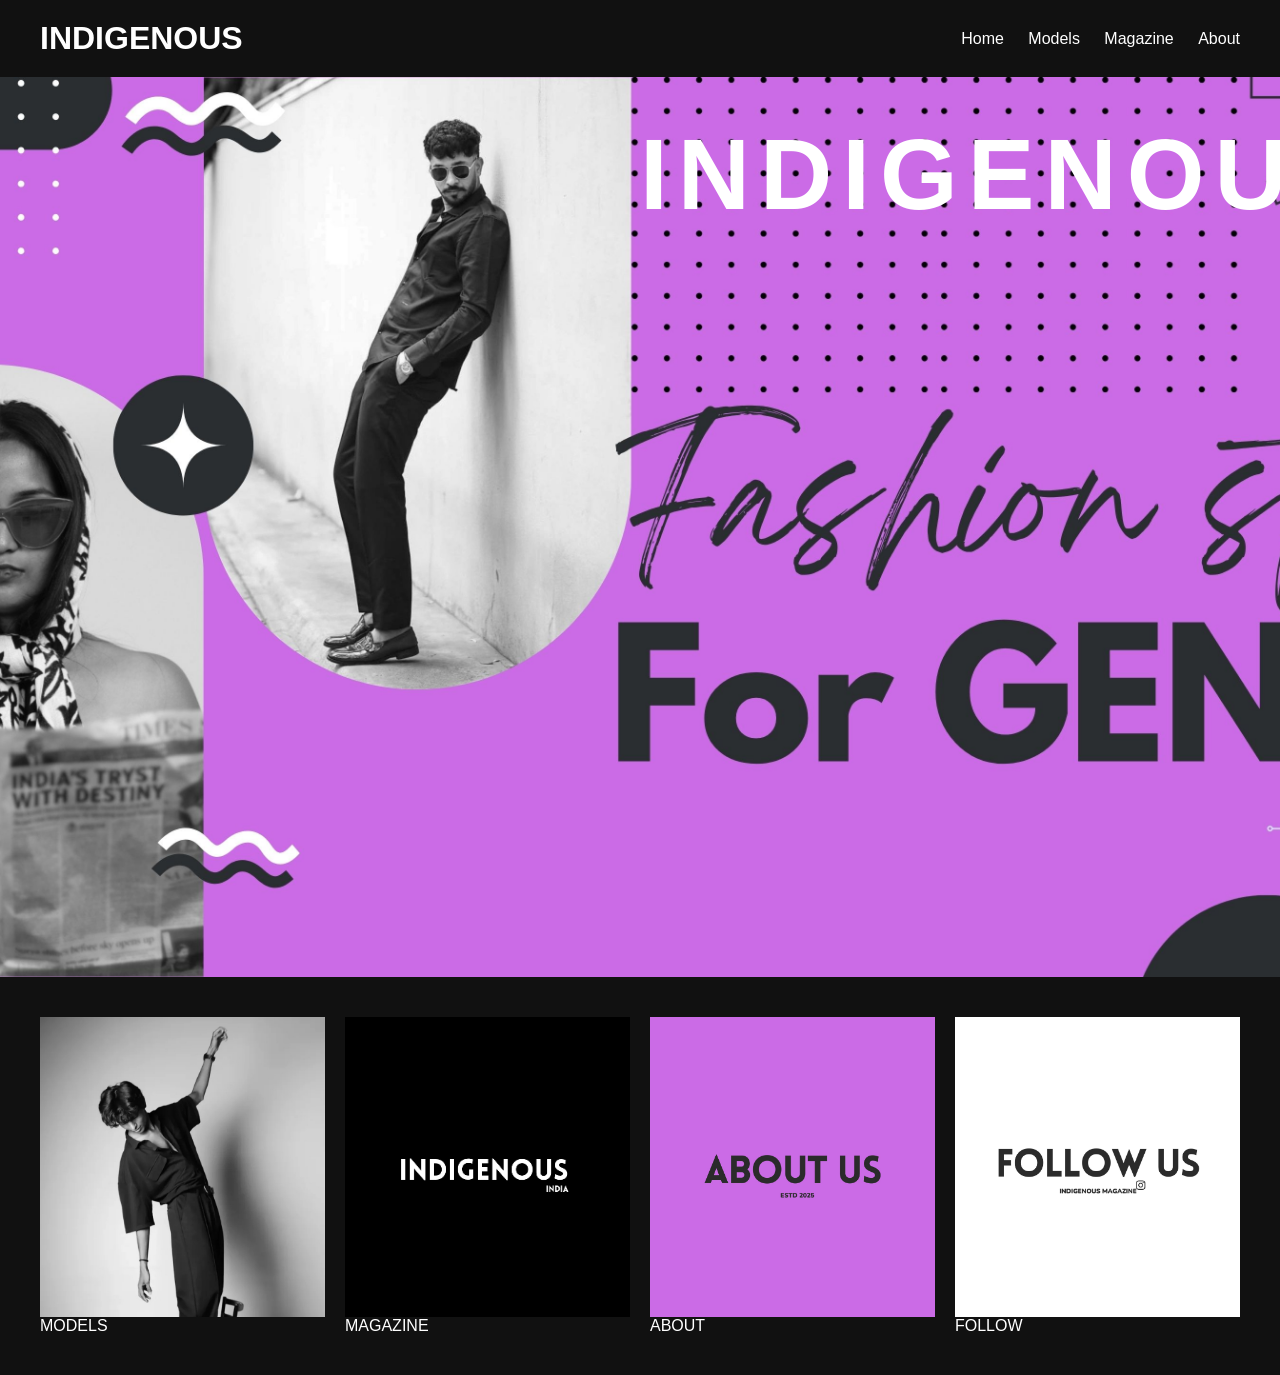
<file: index.html>
<!DOCTYPE html>
<html lang="en">
<head>
  <meta name="viewport" content="width=device-width, initial-scale=1.0">
<meta charset="UTF-8">
<title>INDIGENOUS</title>
<link rel="stylesheet" href="style.css">
</head>

<body>

<header>
  <h1 class="logo-small">INDIGENOUS</h1>
  <nav>
    <a href="index.html">Home</a>
    <a href="models.html">Models</a>
    <a href="magazine.html">Magazine</a>
    <a href="about.html">About</a>
  </nav>
</header>

<section class="hero">
  <img src="banner.jpg" class="hero-img">
  <h1 class="hero-logo">INDIGENOUS</h1>
 
</section>

<section class="grid">
  <a href="models.html" class="card">
    <img src="landing page.jpg">
    <span>MODELS</span>
  </a>

  <a href="magazine.html" class="card">
    <img src="logo.png">
    <span>MAGAZINE</span>
  </a>

  <a href="about.html" class="card">
    <img src="about.jpg">
    <span>ABOUT</span>
  </a>

  <a href="https://www.instagram.com/indigenous.magazine?igsh=cTV1cW5ncDk3bnFl" class="card">
    <img src="follow.jpg">
    <span>FOLLOW</span>
  </a>
</section>

<script src="app.js"></script>
</body>
</html>
</file>
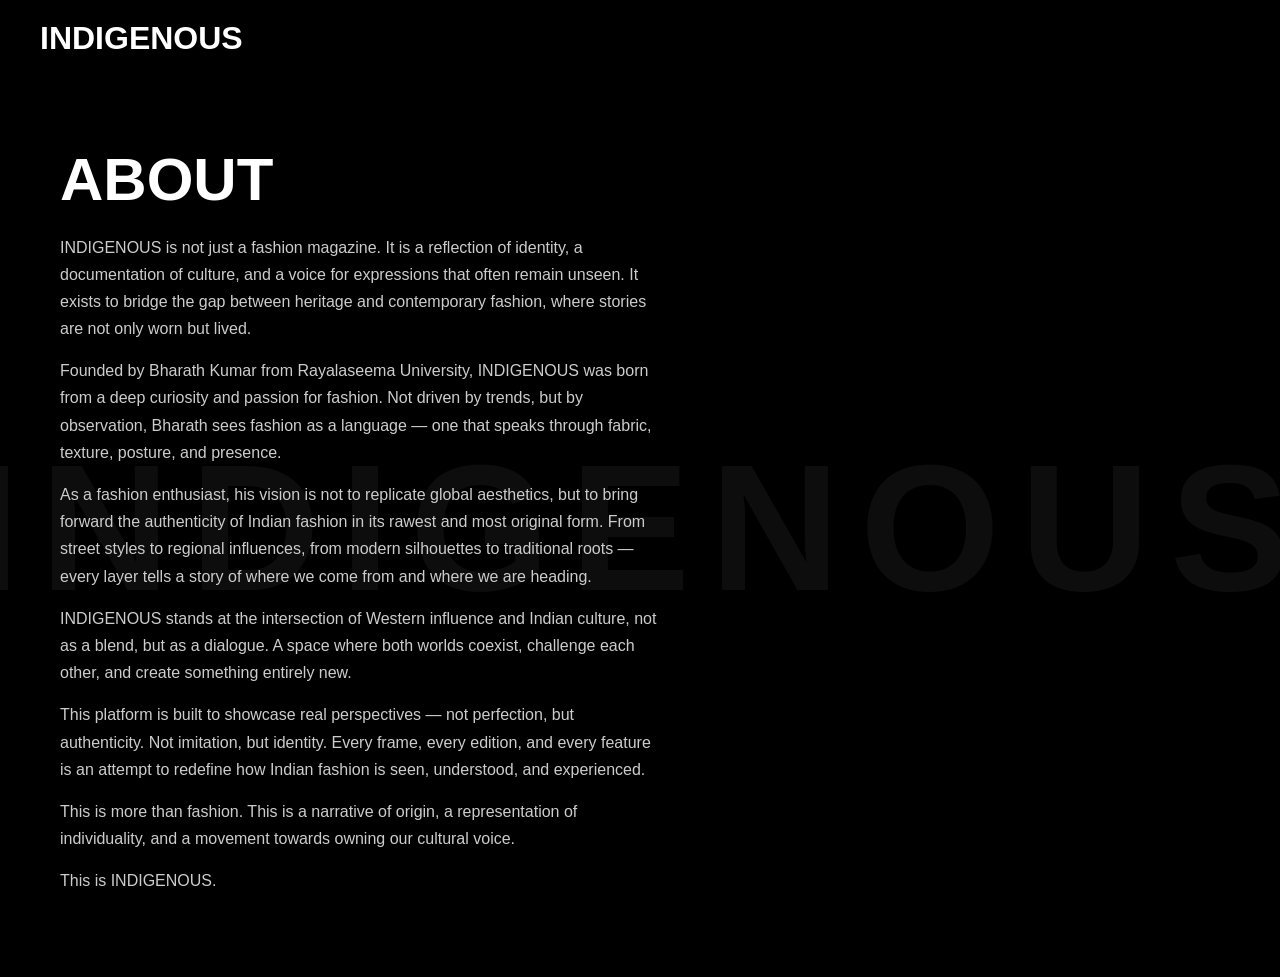
<file: about.html>
<!DOCTYPE html>
<html lang="en">
<head>
  <meta name="viewport" content="width=device-width, initial-scale=1.0">
<meta charset="UTF-8">
<title>About - INDIGENOUS</title>
<link rel="stylesheet" href="style.css">
</head>

<body class="about-page">

<header>
  <h1 class="logo-small">INDIGENOUS</h1>
</header>

<section class="about-section">

  <!-- Background Logo -->
  <h1 class="about-bg-logo">INDIGENOUS</h1>

  <!-- Content -->
  <div class="about-content">
    <h2>ABOUT</h2>

   <p>
  INDIGENOUS is not just a fashion magazine. It is a reflection of identity,
  a documentation of culture, and a voice for expressions that often remain unseen.
  It exists to bridge the gap between heritage and contemporary fashion,
  where stories are not only worn but lived.
</p>

<p>
  Founded by Bharath Kumar from Rayalaseema University, INDIGENOUS was born
  from a deep curiosity and passion for fashion. Not driven by trends, but by
  observation, Bharath sees fashion as a language — one that speaks through
  fabric, texture, posture, and presence.
</p>

<p>
  As a fashion enthusiast, his vision is not to replicate global aesthetics,
  but to bring forward the authenticity of Indian fashion in its rawest and
  most original form. From street styles to regional influences, from modern
  silhouettes to traditional roots — every layer tells a story of where we
  come from and where we are heading.
</p>

<p>
  INDIGENOUS stands at the intersection of Western influence and Indian culture,
  not as a blend, but as a dialogue. A space where both worlds coexist,
  challenge each other, and create something entirely new.
</p>

<p>
  This platform is built to showcase real perspectives — not perfection,
  but authenticity. Not imitation, but identity. Every frame, every edition,
  and every feature is an attempt to redefine how Indian fashion is seen,
  understood, and experienced.
</p>

<p>
  This is more than fashion. This is a narrative of origin,
  a representation of individuality, and a movement towards
  owning our cultural voice.
</p>

<p>
  This is INDIGENOUS.
</p>
  </div>

</section>

<script src="app.js"></script>
</body>
</html>
</file>
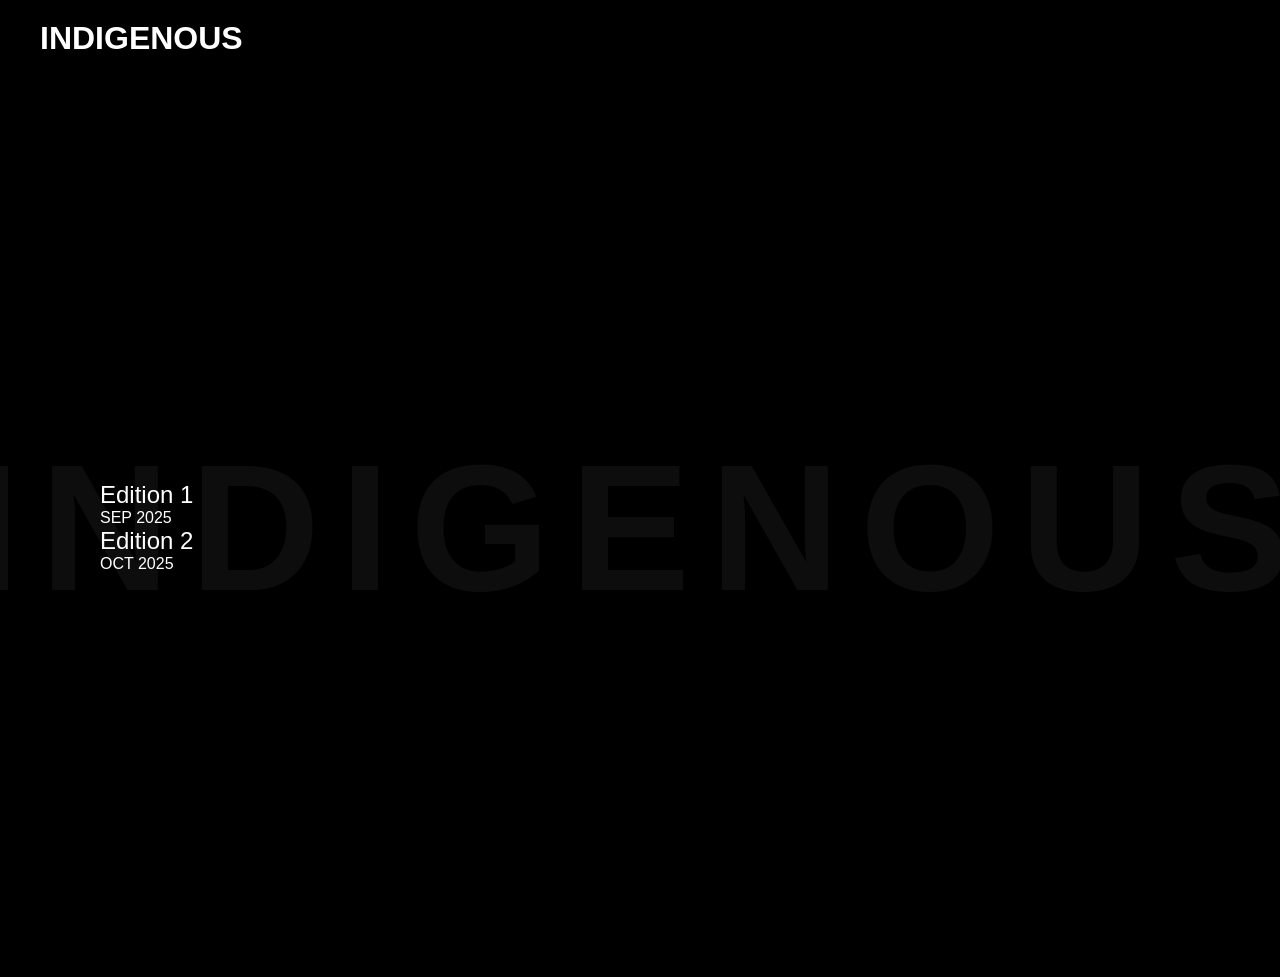
<file: magazine.html>
<!DOCTYPE html>
<html lang="en">
<head>
 <meta name="viewport" content="width=device-width, initial-scale=1.0">
<meta charset="UTF-8">
<title>Magazine</title>
<link rel="stylesheet" href="style.css">
</head>

<body>
 
<title>About - INDIGENOUS</title>
<link rel="stylesheet" href="style.css">
</head>

<body class="about-page">

<header>
  <h1 class="logo-small">INDIGENOUS</h1>
</header>

<section class="about-section">

  <!-- Background Logo -->
  <h1 class="about-bg-logo">INDIGENOUS</h1>

  <!-- Content -->
  <div class="about-content">


<div class="magazine-container">

  <div class="mag-item">
    <a href="https://online.fliphtml5.com/csmtk/svmp/?fbclid=PAb21jcANRkjBleHRuA2FlbQIxMQABpzZP_kn9XP3IouLj7hRSeMPZED_XKdK2A6S7NdAlg9-oszksurks1T8K6uii_aem_bRzYdlHRrehITAa8eDKstQ#p=1">Edition 1</a>
    <div class="mag-date">SEP 2025</div>
  </div>

  <div class="mag-item">
    <a href="https://online.fliphtml5.com/cpgea/znan/#p=6">Edition 2</a>
    <div class="mag-date">OCT 2025</div>
  </div>

</div>

<script src="app.js"></script>
</body>
</html>
</file>
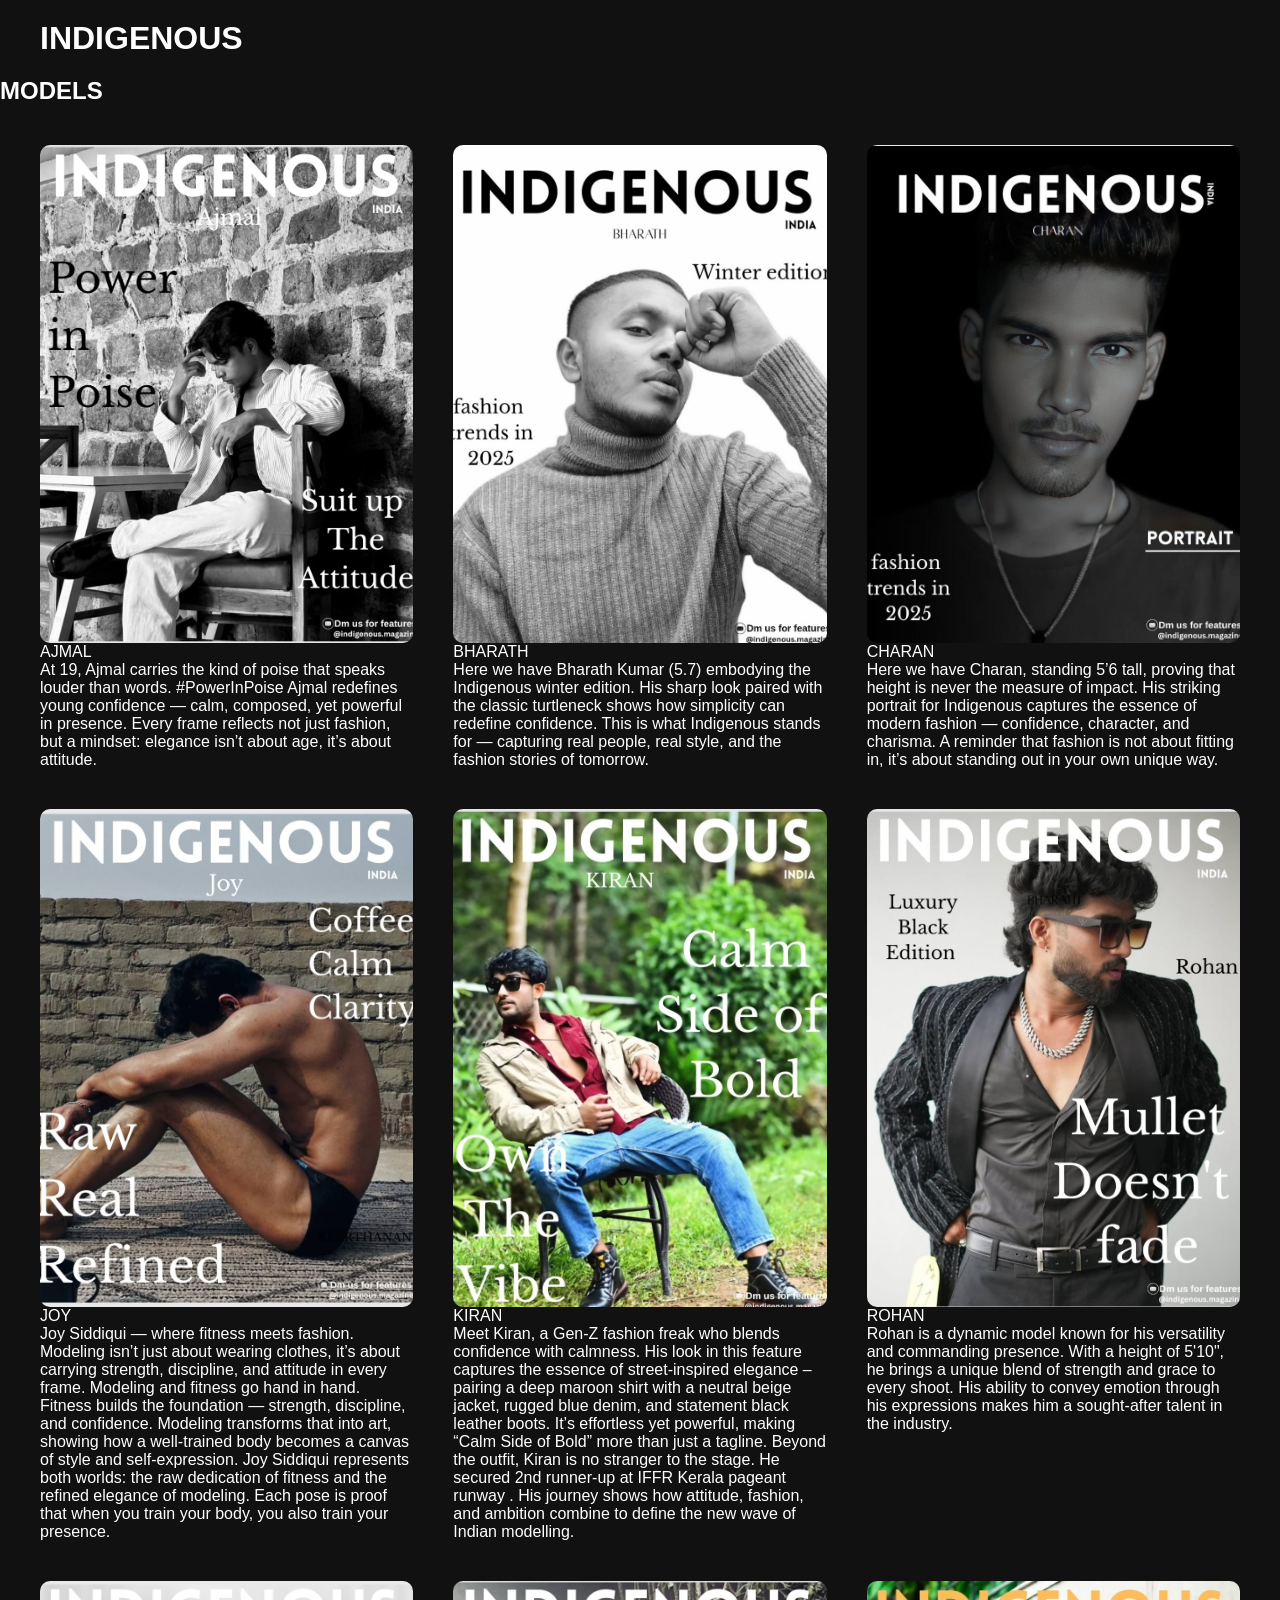
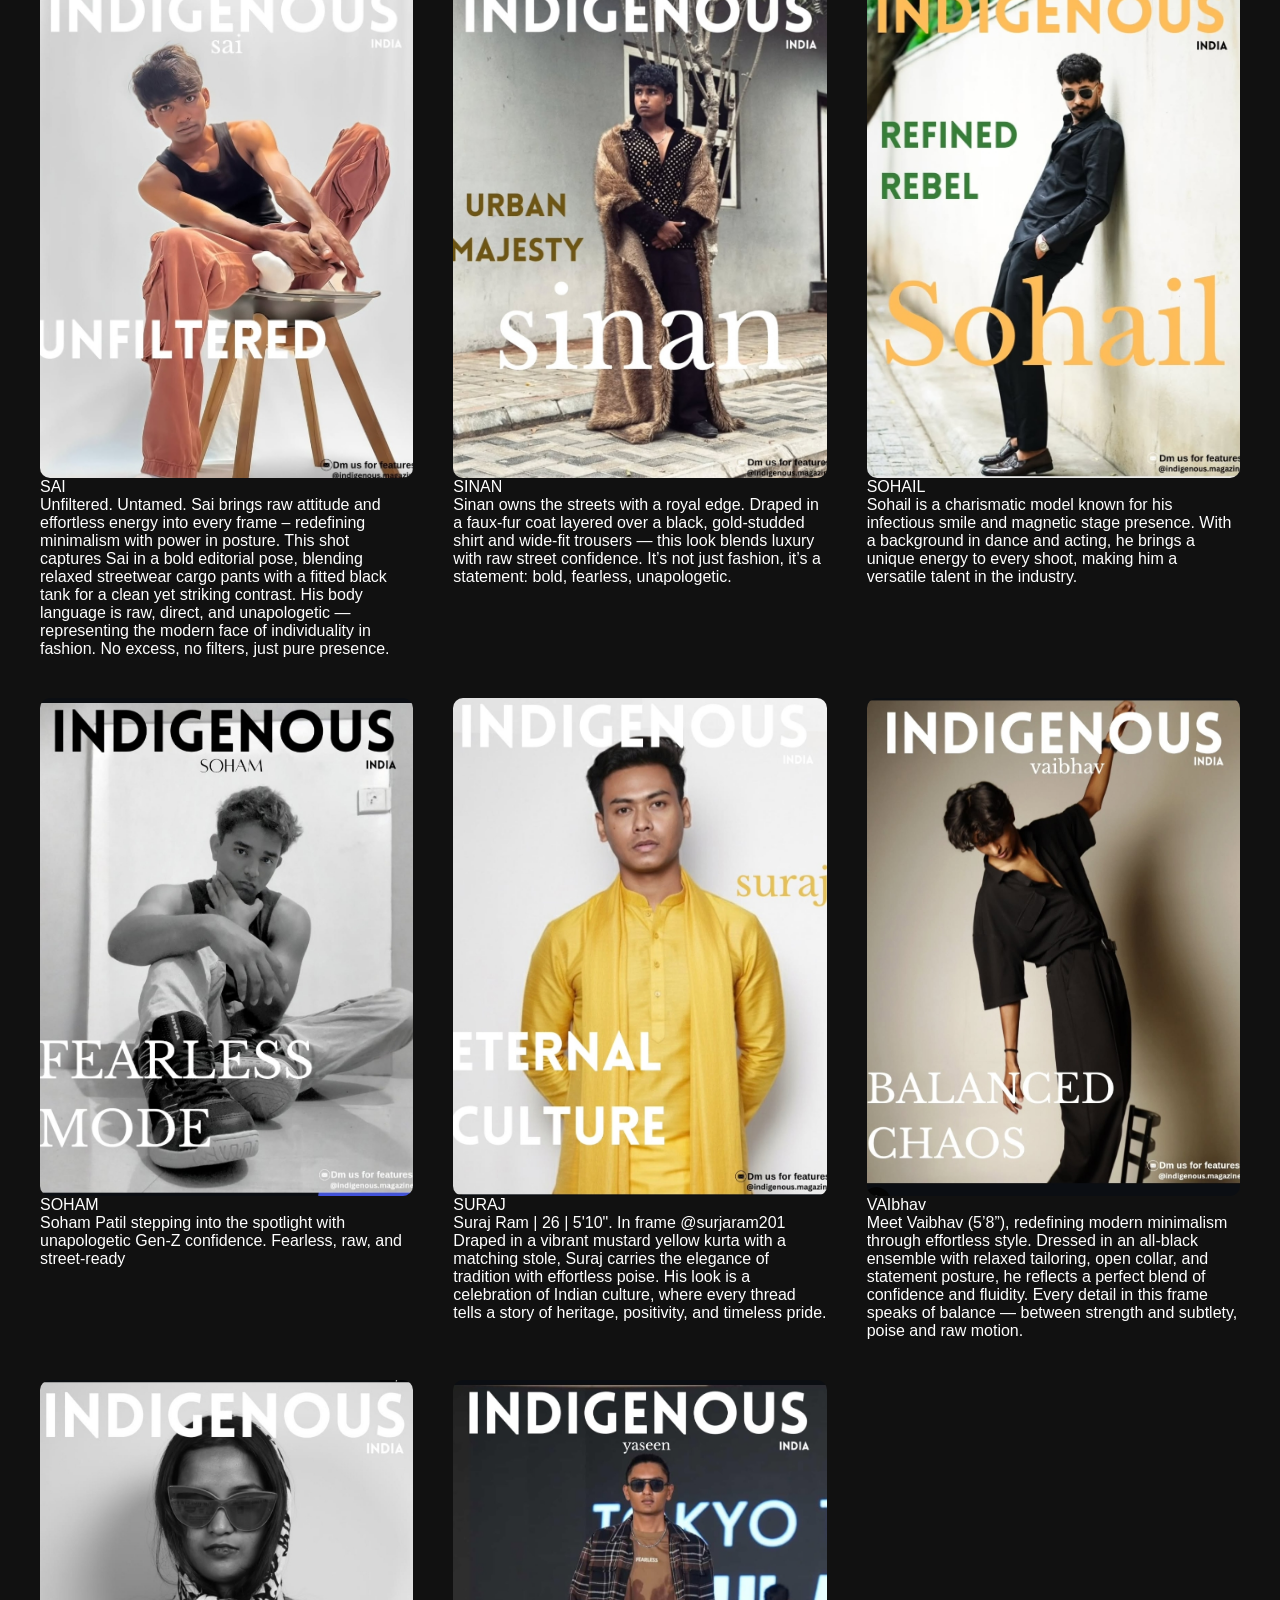
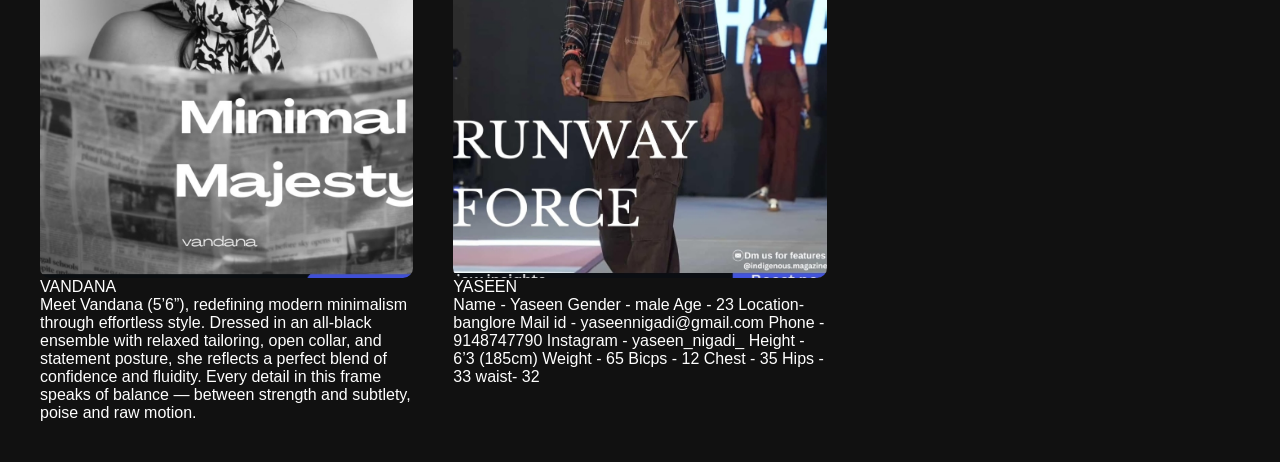
<file: models.html>
<!DOCTYPE html>
<html lang="en">
<head>
  <meta name="viewport" content="width=device-width, initial-scale=1.0">
<meta charset="UTF-8">
<title>Models</title>
<link rel="stylesheet" href="style.css">
</head>

<body>

<header>
  <h1 class="logo-small">INDIGENOUS</h1>
</header>

<h2 class="page-title">MODELS</h2>

<div class="models-grid">

  <div class="model-card">
    <img src="ajmal.jpg">
    <div class="model-name">AJMAL</div>
    <div class="model-desc">At 19, Ajmal carries the kind of poise that speaks louder than words.
 #PowerInPoise 
Ajmal redefines young confidence — calm, composed, yet powerful in presence. Every frame reflects not just fashion, but a mindset: elegance isn’t about age, it’s about attitude.</div>
  </div>

  <div class="model-card">
    <img src="bharath.jpg">
    <div class="model-name">BHARATH</div>
    <div class="model-desc">Here we have Bharath Kumar (5.7) embodying the Indigenous winter edition. His sharp look paired with the classic turtleneck shows how simplicity can redefine confidence. This is what Indigenous stands for — capturing real people, real style, and the fashion stories of tomorrow.</div>
  </div>

  <div class="model-card">
    <img src="charan.jpg">
    <div class="model-name">CHARAN</div>
    <div class="model-desc">Here we have Charan, standing 5’6 tall, proving that height is never the measure of impact. His striking portrait for Indigenous captures the essence of modern fashion — confidence, character, and charisma. A reminder that fashion is not about fitting in, it’s about standing out in your own unique way.
</div>
  </div>

  <div class="model-card">
    <img src="joy.jpg">
    <div class="model-name">JOY</div>
    <div class="model-desc">Joy Siddiqui — where fitness meets fashion. Modeling isn’t just about wearing clothes, it’s about carrying strength, discipline, and attitude in every frame.
Modeling and fitness go hand in hand. Fitness builds the foundation — strength, discipline, and confidence. Modeling transforms that into art, showing how a well-trained body becomes a canvas of style and self-expression.
Joy Siddiqui represents both worlds: the raw dedication of fitness and the refined elegance of modeling. Each pose is proof that when you train your body, you also train your presence.
</div>
  </div>

  <div class="model-card">
    <img src="kiran.jpg">
    <div class="model-name">KIRAN</div>
    <div class="model-desc">Meet Kiran, a Gen-Z fashion freak who blends confidence with calmness. His look in this feature captures the essence of street-inspired elegance – pairing a deep maroon shirt with a neutral beige jacket, rugged blue denim, and statement black leather boots. It’s effortless yet powerful, making “Calm Side of Bold” more than just a tagline.

Beyond the outfit, Kiran is no stranger to the stage. He secured 2nd runner-up at IFFR Kerala pageant runway . His journey shows how attitude, fashion, and ambition combine to define the new wave of Indian modelling.</div>
  </div>

  <div class="model-card">
    <img src="rohan.jpg">
    <div class="model-name">ROHAN</div>
    <div class="model-desc">Rohan is a dynamic model known for his versatility and commanding presence. With a height of 5'10", he brings a unique blend of strength and grace to every shoot. His ability to convey emotion through his expressions makes him a sought-after talent in the industry.</div>
  </div>


  <div class="model-card">
    <img src="sai.jpg">
    <div class="model-name">SAI</div>
    <div class="model-desc">Unfiltered. Untamed. Sai brings raw attitude and effortless energy into every frame – redefining minimalism with power in posture.
This shot captures Sai in a bold editorial pose, blending relaxed streetwear cargo pants with a fitted black tank for a clean yet striking contrast. His body language is raw, direct, and unapologetic — representing the modern face of individuality in fashion. No excess, no filters, just pure presence.</div>
  </div>


  <div class="model-card">
    <img src="sinan.jpg">
    <div class="model-name">SINAN</div>
    <div class="model-desc">Sinan owns the streets with a royal edge.
Draped in a faux-fur coat layered over a black, gold-studded shirt and wide-fit trousers — this look blends luxury with raw street confidence. It’s not just fashion, it’s a statement: bold, fearless, unapologetic.</div>
  </div>


  <div class="model-card">
    <img src="sohail.jpg">
    <div class="model-name">SOHAIL</div>
    <div class="model-desc">Sohail is a charismatic model known for his infectious smile and magnetic stage presence. With a background in dance and acting, he brings a unique energy to every shoot, making him a versatile talent in the industry.</div>
  </div>


  <div class="model-card">
    <img src="soham.jpg">
    <div class="model-name">SOHAM</div>
    <div class="model-desc">Soham Patil stepping into the spotlight with unapologetic Gen-Z confidence.
Fearless, raw, and street-ready</div>
  </div>

  <div class="model-card">
    <img src="suraj.jpg">
    <div class="model-name">SURAJ</div>
    <div class="model-desc">Suraj Ram | 26 | 5'10". In frame @surjaram201
Draped in a vibrant mustard yellow kurta with a matching stole, Suraj carries the elegance of tradition with effortless poise. His look is a celebration of Indian culture, where every thread tells a story of heritage, positivity, and timeless pride. </div>

  </div>
  <div class="model-card">
    <img src="vaibhav.jpg">
    <div class="model-name">VAIbhav</div>
    <div class="model-desc">Meet Vaibhav (5’8”), redefining modern minimalism through effortless style.
Dressed in an all-black ensemble with relaxed tailoring, open collar, and statement posture, he reflects a perfect blend of confidence and fluidity.
Every detail in this frame speaks of balance — between strength and subtlety, poise and raw motion.
</div>
  </div>

<div class="model-card">
    <img src="vandana.jpg">
    <div class="model-name">VANDANA</div>
    <div class="model-desc">Meet Vandana (5’6”), redefining modern minimalism through effortless style.
Dressed in an all-black ensemble with relaxed tailoring, open collar, and statement posture, she reflects a perfect blend of confidence and fluidity.
Every detail in this frame speaks of balance — between strength and subtlety, poise and raw motion.
</div>
</div>
<div class="model-card">
    <img src="yaseen.jpg">
    <div class="model-name">YASEEN</div>
    <div class="model-desc">Name - Yaseen 
Gender - male 
Age - 23
Location- banglore 
Mail id - yaseennigadi@gmail.com
Phone - 9148747790
Instagram - yaseen_nigadi_
Height - 6’3 (185cm)
Weight - 65
Bicps - 12 
Chest - 35 
Hips - 33
waist- 32
</div>

<script src="app.js"></script>
</body>
</html>
</file>
<file: style.css>
/* =========================
   RESET
   ========================= */
* {
  margin: 0;
  padding: 0;
  box-sizing: border-box;
}

body {
  background: #111;
  color: white;
  font-family: Arial, sans-serif;
  margin: 0;
  padding: 0;
  overflow-x: hidden;
}

/* =========================
   GLOBAL LINKS
   ========================= */
a {
  color: white;
  text-decoration: none;
}

a:visited {
  color: white;
}

a:hover {
  color: #ccc;
}

/* =========================
   HEADER
   ========================= */
header {
  display: flex;
  justify-content: space-between;
  align-items: center;
  padding: 20px 40px;
}

nav a {
  margin-left: 20px;
}

/* =========================
   HERO SECTION
   ========================= */
.hero {
  position: relative;
  height: 100vh;
}

.hero-img {
  width: 100%;
  height: 100%;
  object-fit: cover;
}

.hero-logo {
  position: absolute;
  top: 40px;
  left: 50%;
  transform: translateX(-50%);
  font-size: 100px;
  letter-spacing: 10px;
  text-align: center;
}

/* =========================
   GRID (HOME)
   ========================= */
.grid {
  display: grid;
  grid-template-columns: repeat(4, 1fr);
  gap: 20px;
  padding: 40px;
}

.card img {
  width: 100%;
  height: 300px;
  object-fit: cover;
}

/* =========================
   MODELS PAGE
   ========================= */
.models-grid {
  display: grid;
  grid-template-columns: repeat(3, 1fr);
  gap: 40px;
  padding: 40px;
}

.model-card img {
  width: 100%;
  height: auto;
  object-fit: contain;
}

/* =========================
   MAGAZINE
   ========================= */
.magazine-container {
  padding: 40px;
}

.mag-item a {
  font-size: 24px;
}

/* =========================
   FOLLOW PAGE
   ========================= */
.follow-container {
  display: grid;
  grid-template-columns: repeat(2, 1fr);
  gap: 30px;
  padding: 60px;
}

/* =========================
   ABOUT PAGE
   ========================= */
.about-page {
  background: black;
  color: white;
}

.about-section {
  position: relative;
  height: 100vh;
  display: flex;
  align-items: center;
  padding: 60px;
  overflow: hidden;
}

/* BIG BACKGROUND LOGO */
.about-bg-logo {
  position: absolute;
  font-size: 180px;
  font-weight: 900;
  letter-spacing: 20px;
  color: rgba(255, 255, 255, 0.05);
  top: 50%;
  left: 50%;
  transform: translate(-50%, -50%);
  white-space: nowrap;
  animation: float 6s ease-in-out infinite;
}

/* ABOUT CONTENT */
.about-content {
  position: relative;
  max-width: 600px;
  z-index: 2;
}

.about-content h2 {
  font-size: 60px;
  margin-bottom: 20px;
}

.about-content p {
  margin-bottom: 15px;
  line-height: 1.7;
  color: #ccc;
}

/* FLOAT ANIMATION */
@keyframes float {
  0% { transform: translate(-50%, -50%) translateY(0); }
  50% { transform: translate(-50%, -50%) translateY(-10px); }
  100% { transform: translate(-50%, -50%) translateY(0); }
}

/* =========================
   IMAGES SAFETY
   ========================= */
img {
  max-width: 100%;
  height: auto;
}

/* =========================
   =========================
   MOBILE RESPONSIVE DESIGN
   ========================= */
@media (max-width: 768px) {

  /* HEADER */
  header {
    flex-direction: column;
    padding: 15px;
    text-align: center;
  }

  nav {
    margin-top: 10px;
  }

  nav a {
    margin: 10px;
    display: inline-block;
  }

  /* HERO */
  .hero-logo {
    font-size: 40px;
    letter-spacing: 5px;
  }

  /* GRID */
  .grid {
    grid-template-columns: repeat(2, 1fr);
    padding: 20px;
  }

  /* MODELS */
  .models-grid {
    grid-template-columns: 1fr;
    padding: 20px;
    gap: 20px;
  }

  /* FOLLOW */
  .follow-container {
    grid-template-columns: 1fr;
    padding: 30px;
  }

  /* ABOUT */
  .about-section {
    flex-direction: column;
    height: auto;
    padding: 30px 20px;
  }

  .about-bg-logo {
    font-size: 60px;
  }

  .about-content {
    max-width: 100%;
  }

  .about-content h2 {
    font-size: 32px;
  }
}

img {
  width: 100%;
  height: auto;
  display: block;
  max-width: 100%;
  object-fit: cover;
}

/* HOME GRID IMAGES */
.card img {
  width: 100%;
  height: 300px;
  object-fit: cover;
}

/* MODELS IMAGES (BEST FIT FOR FASHION STYLE) */
.model-card img {
  width: 100%;
  aspect-ratio: 3 / 4;
  object-fit: cover;
  border-radius: 10px;
}

/* MOBILE ADJUSTMENT */
@media (max-width: 768px) {
  .card img {
    height: 200px;
  }

  .model-card img {
    aspect-ratio: 3 / 4;
  }
}
@media (max-width: 768px) {

  /* HERO FIX */
  .hero {
    height: auto;
    min-height: 60vh;
  }

  .hero-logo {
    font-size: 40px;
    letter-spacing: 5px;
    text-align: center;
  }

  /* FIX ALL SECTIONS */
  section {
    padding: 20px !important;
  }

  /* GRID FIX */
  .grid {
    grid-template-columns: repeat(2, 1fr);
    padding: 15px;
  }

  /* EXTRA SAFETY FOR IMAGES */
  img {
    width: 100%;
    height: auto;
    object-fit: cover;
  }
}
.image-card {
  transition: transform 0.4s ease, box-shadow 0.4s ease;
  position: relative;
  z-index: 1;
}
</file>
